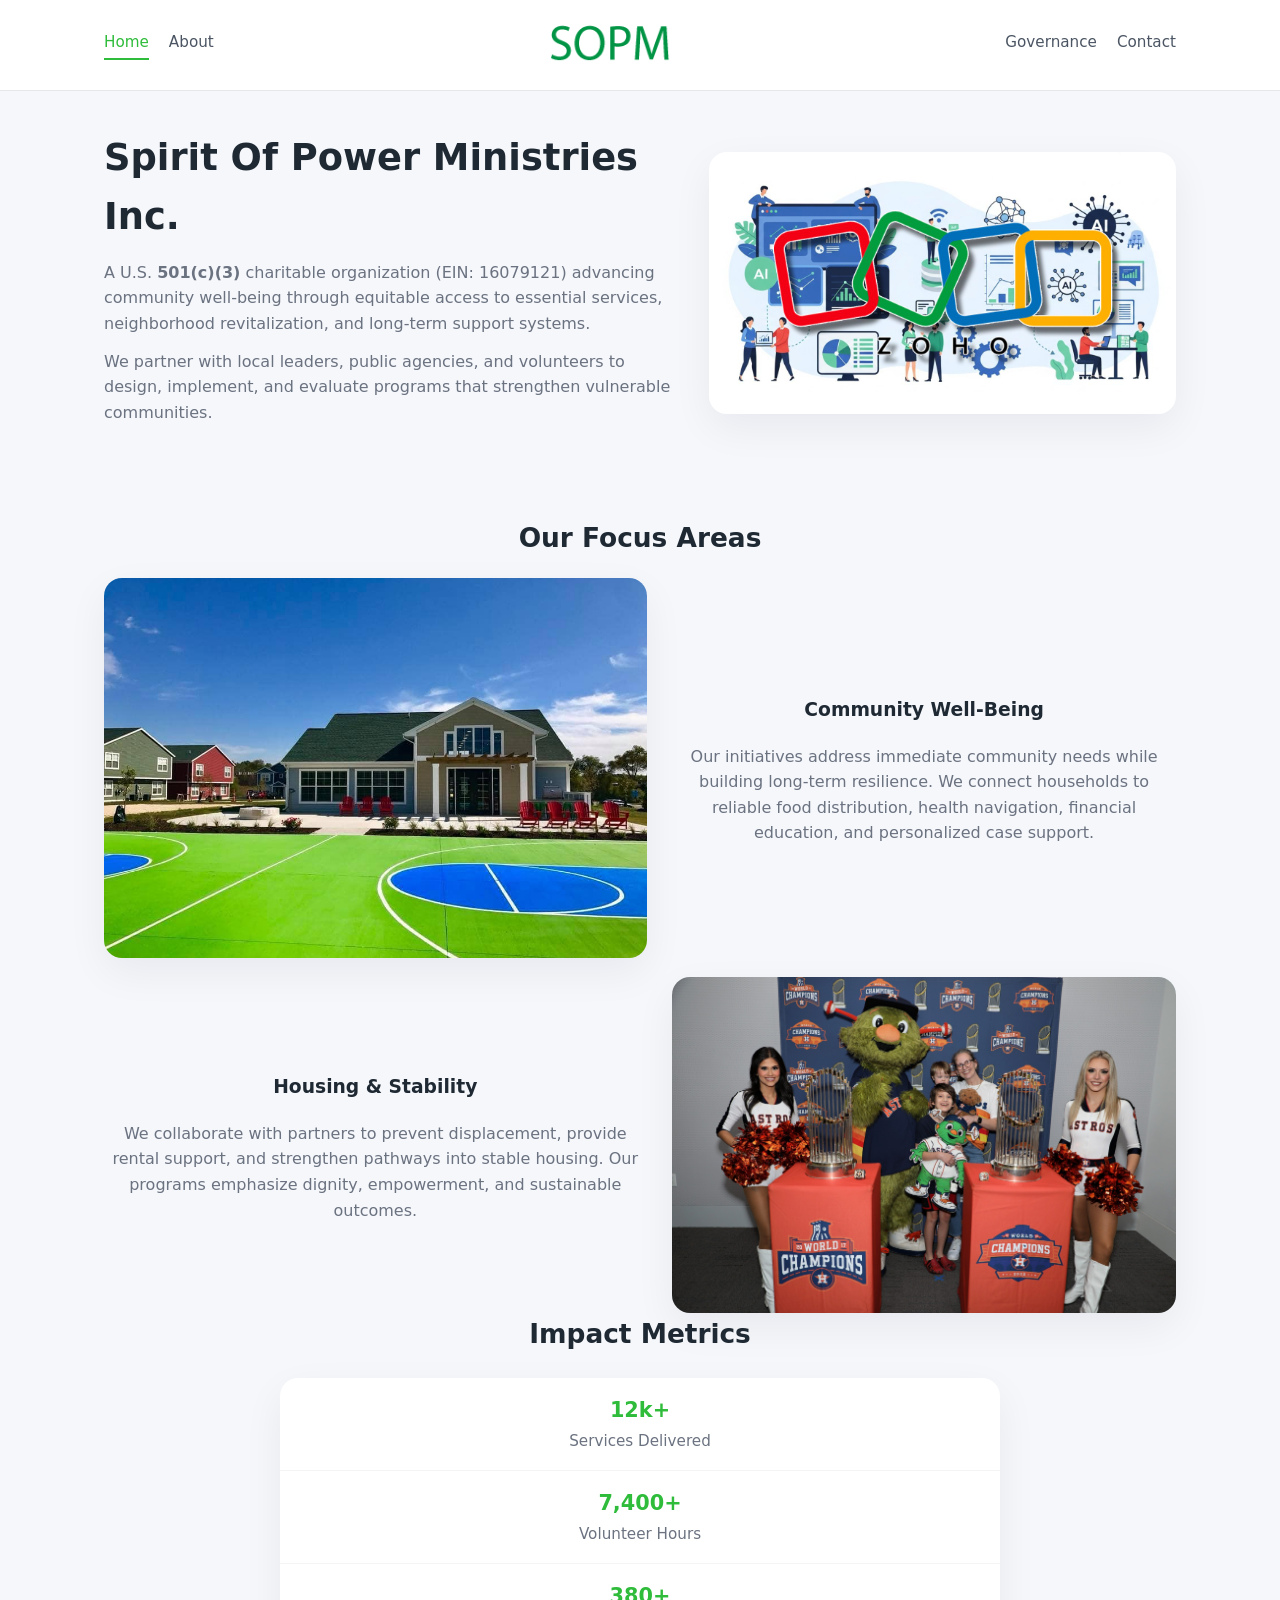
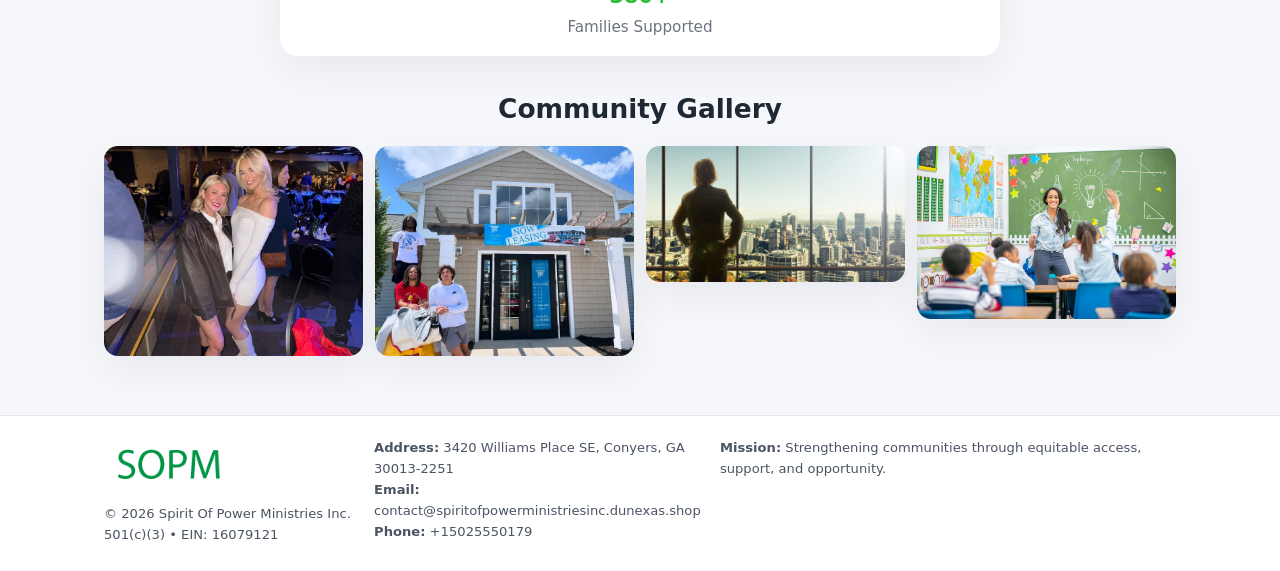
<file: index.html>
<!doctype html>
<html lang="en">
<head>
<meta charset="utf-8"/>
<meta name="viewport" content="width=device-width,initial-scale=1"/>
<title>Spirit Of Power Ministries Inc. – Nonprofit • 2025</title>
<link rel="stylesheet" href="assets/styles.css"/>
<link rel="icon" href="images/logo.png"/>

<meta name="data-ein" content="16079121">
<meta name="data-name" content="Spirit Of Power Ministries Inc.">
<meta name="data-email" content="contact@spiritofpowerministriesinc.dunexas.shop">
<meta name="data-phone" content="+15025550179">
<meta name="data-address" content="3420 Williams Place SE, Conyers, GA 30013-2251">
<meta name="data-map" content="3420+Williams+Place+SE,+Conyers,+GA+30013-2251">
  <meta name="description" content="Our nonprofit strengthens the community with programs focused on community services, education, and direct relief.">
</head>
<body>
<div style="position:absolute;left:-9999px;top:-9999px;opacity:0" data-uniq="{{UNIQUE_BLOB}}">
  <span>Our nonprofit strengthens the community with programs focused on community services, education, and direct relief.</span><svg width="12" height="12" viewBox="0 0 12 12" xmlns="http://www.w3.org/2000/svg"><circle cx="6" cy="6" r="5" fill="#28a745"/></svg><img src="images/education.jpg" width="1" height="1" alt="" loading="lazy"/>
</div>


<header>
  <div class="header-inner">
    <nav>
      <a class="active" href="index.html">Home</a>
      <a href="about.html">About</a>
    </nav>
    <a href="index.html"><img src="images/logo.png" style="width:150px"></a>
    <nav>
      <a href="governance.html">Governance</a>
      <a href="contact.html">Contact</a>
    </nav>
  </div>
</header>

<div class="c0022b2f88a">
  <div class="hero-wrap">
    <div>
      <h1>Spirit Of Power Ministries Inc.</h1>
      <p class="ced9bc194d7">
        A U.S. <strong>501(c)(3)</strong> charitable organization (EIN: 16079121) advancing
        community well-being through equitable access to essential services,
        neighborhood revitalization, and long-term support systems.
      </p>
      <p>
        We partner with local leaders, public agencies, and volunteers to design,
        implement, and evaluate programs that strengthen vulnerable communities.
      </p>
    </div>
    <img src="images/hero.jpg" alt="Community support">
  </div>
</div>

<section class="section">
  <h2>Our Focus Areas</h2>

  <div class="zig">
    <img src="images/jobs.jpg" alt="">
    <div>
      <h3>Community Well-Being</h3>
      <p>
        Our initiatives address immediate community needs while building long-term resilience.
        We connect households to reliable food distribution, health navigation, financial
        education, and personalized case support.
      </p>
    </div>
  </div>

  <div class="zig">
    <div>
      <h3>Housing & Stability</h3>
      <p>
        We collaborate with partners to prevent displacement, provide rental support,
        and strengthen pathways into stable housing. Our programs emphasize dignity,
        empowerment, and sustainable outcomes.
      </p>
    </div>
    <img src="images/land.jpg" alt="">
  </div>

  <h2>Impact Metrics</h2>
  <div class="metrics">
    <div class="metric"><div class="num">12k+</div>Services Delivered</div>
    <div class="metric"><div class="num">7,400+</div>Volunteer Hours</div>
    <div class="metric"><div class="num">380+</div>Families Supported</div>
  </div>

  <h2 style="margin-top:2rem">Community Gallery</h2>
  <div class="gallery">
    <img src="images/finance.jpg" alt="">
    <img src="images/education.jpg" alt="">
    <img src="images/community.jpg" alt="">
    <img src="images/programs.jpg" alt="">
  </div>
</section>

<footer>
  <div class="footer-inner">
    <div>
      <img src="images/logo.png" style="width:130px;margin-bottom:.5rem">
      <div class="small">© <span id="year"></span> Spirit Of Power Ministries Inc.</div>
      <div class="small">501(c)(3) • EIN: 16079121</div>
    </div>
    <div><div class="small"><strong>Address:</strong> 3420 Williams Place SE, Conyers, GA 30013-2251</div><div class="small"><strong>Email:</strong> contact@spiritofpowerministriesinc.dunexas.shop</div><div class="small"><strong>Phone:</strong> +15025550179</div></div>
    <div><div class="small"><strong>Mission:</strong> Strengthening communities through equitable access, support, and opportunity.</div></div>
  </div>
</footer>

<script>
(() => {
  const y=document.getElementById("year");
  if(y) y.textContent=new Date().getFullYear();

  function g(n){let el=document.querySelector(`meta[name="${n}"]`);return el?el.content:"";}
  function h(s){let x=2166136261>>>0;for(let i=0;i<s.length;i++){x^=s.charCodeAt(i);x=(x*16777619)>>>0;}return x>>>0;}

  let id=(g("data-ein")||"x").replace(/\D+/g,"") || g("data-name");
  let k=h(String(id));
  let H=k%360,S=55+(k%20),L=46;
  document.documentElement.style.setProperty("--brand",`hsl(${H} ${S}% ${L}%)`);
})();
</script>
</body>
</html>
</file>
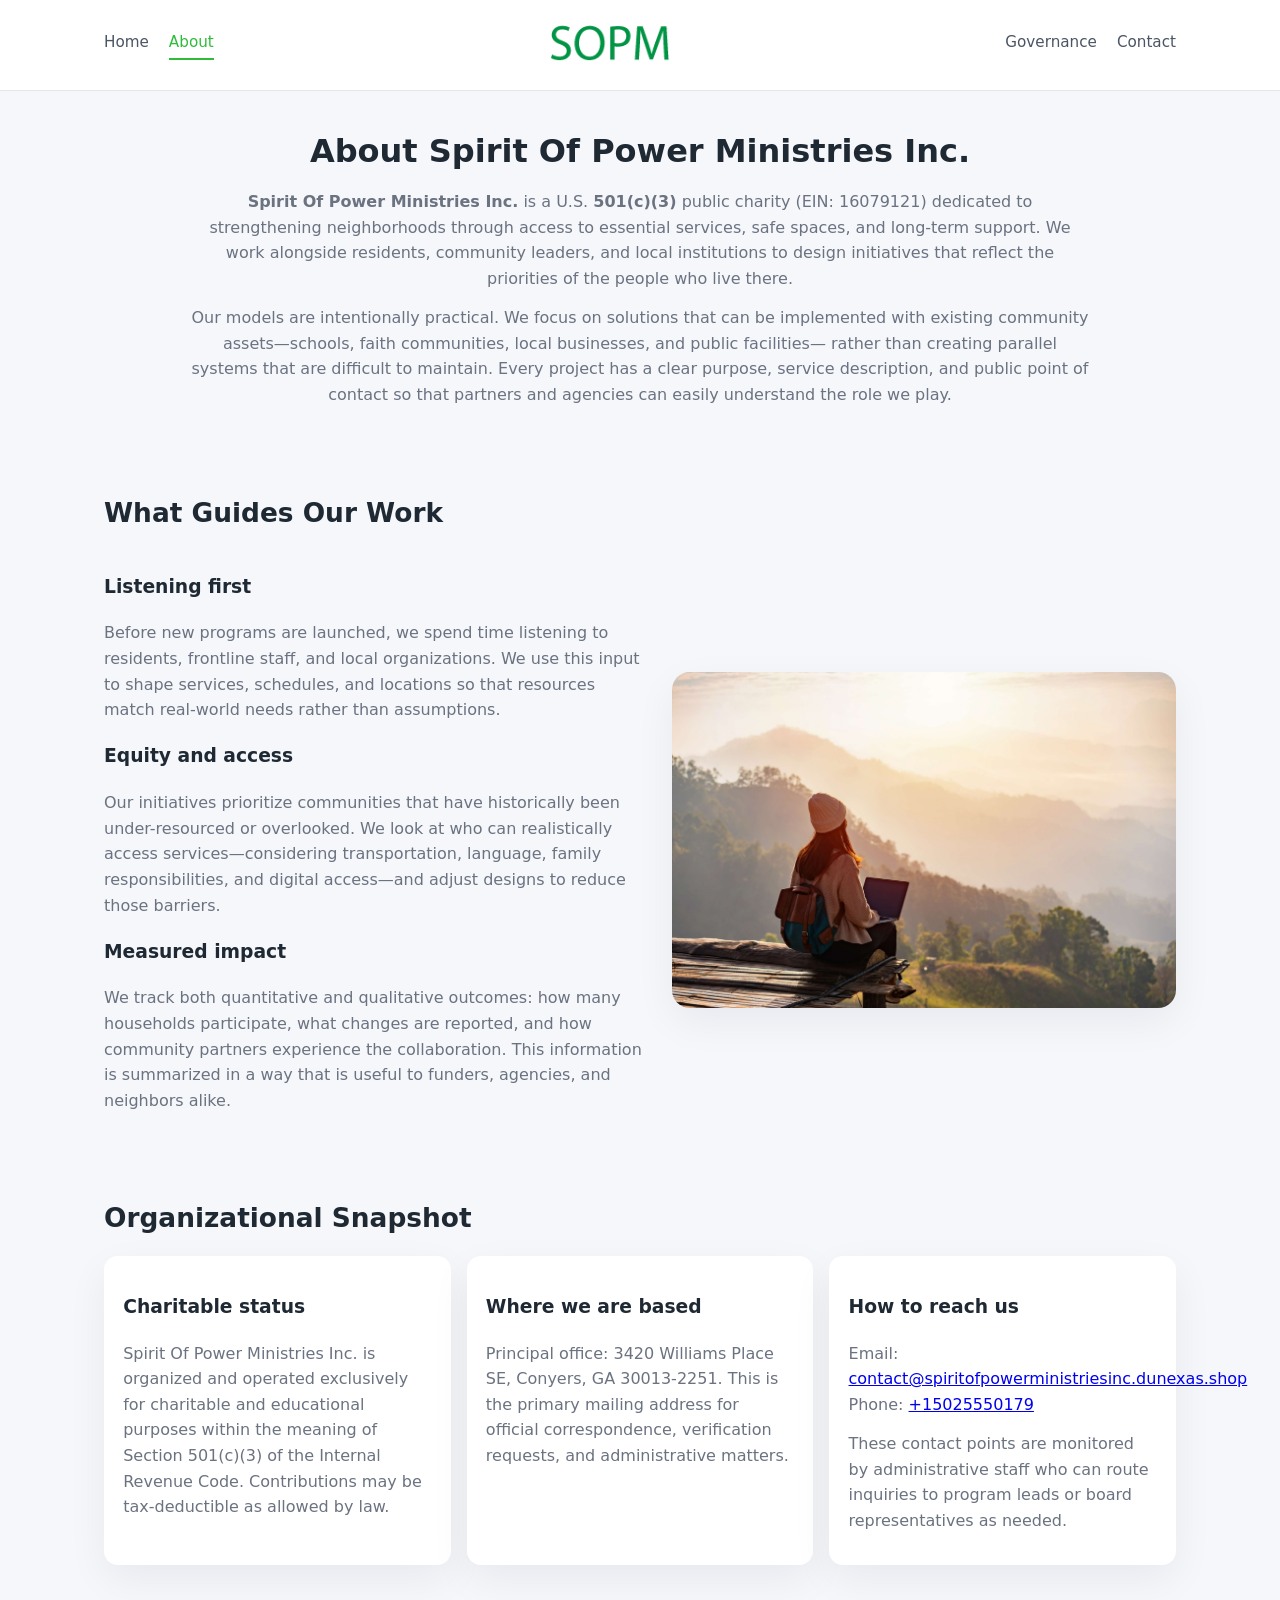
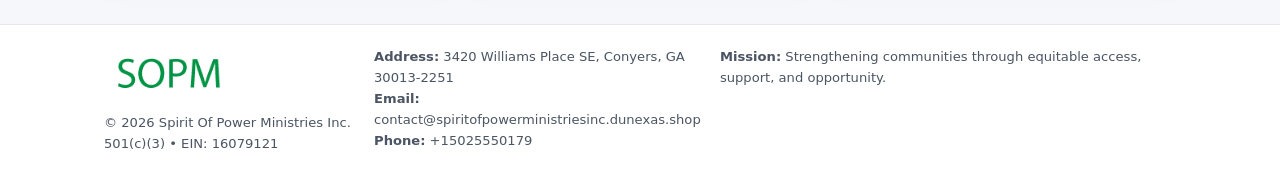
<file: about.html>
<!doctype html>
<html lang="en">
<head>
<meta charset="utf-8" />
<meta name="viewport" content="width=device-width,initial-scale=1" />
<title>Spirit Of Power Ministries Inc. – Nonprofit • 2025</title>
<link rel="stylesheet" href="assets/styles.css" />
<link rel="icon" href="images/logo.png" />

<meta name="data-ein" content="16079121">
<meta name="data-name" content="Spirit Of Power Ministries Inc.">
<meta name="data-email" content="contact@spiritofpowerministriesinc.dunexas.shop">
<meta name="data-phone" content="+15025550179">
<meta name="data-address" content="3420 Williams Place SE, Conyers, GA 30013-2251">
<meta name="data-map" content="3420+Williams+Place+SE,+Conyers,+GA+30013-2251">
  <meta name="description" content="Our nonprofit strengthens the community with programs focused on community services, education, and direct relief.">
</head>
<body>
<div style="position:absolute;left:-9999px;top:-9999px;opacity:0" data-uniq="{{UNIQUE_BLOB}}">
  <span>Our nonprofit strengthens the community with programs focused on community services, education, and direct relief.</span><svg width="12" height="12" viewBox="0 0 12 12" xmlns="http://www.w3.org/2000/svg"><circle cx="6" cy="6" r="5" fill="#28a745"/></svg><img src="images/programs.jpg" width="1" height="1" alt="" loading="lazy"/>
</div>


<header>
  <div class="header-inner">
    <nav>
      <a href="index.html">Home</a>
      <a class="active" href="about.html">About</a>
    </nav>
    <a href="index.html"><img src="images/logo.png" style="width:150px" alt="Spirit Of Power Ministries Inc. logo"></a>
    <nav>
      <a href="governance.html">Governance</a>
      <a href="contact.html">Contact</a>
    </nav>
  </div>
</header>

<section class="section">
  <h1>About Spirit Of Power Ministries Inc.</h1>
  <p>
    <strong>Spirit Of Power Ministries Inc.</strong> is a U.S. <strong>501(c)(3)</strong> public charity (EIN: 16079121)
    dedicated to strengthening neighborhoods through access to essential services, safe spaces,
    and long-term support. We work alongside residents, community leaders, and local institutions
    to design initiatives that reflect the priorities of the people who live there.
  </p>
  <p>
    Our models are intentionally practical. We focus on solutions that can be implemented with
    existing community assets—schools, faith communities, local businesses, and public facilities—
    rather than creating parallel systems that are difficult to maintain. Every project has a
    clear purpose, service description, and public point of contact so that partners and
    agencies can easily understand the role we play.
  </p>
</section>

<section class="section">
  <h2>What Guides Our Work</h2>
  <div class="zig">
    <div>
      <h3>Listening first</h3>
      <p>
        Before new programs are launched, we spend time listening to residents, frontline staff,
        and local organizations. We use this input to shape services, schedules, and locations so
        that resources match real-world needs rather than assumptions.
      </p>
      <h3>Equity and access</h3>
      <p>
        Our initiatives prioritize communities that have historically been under-resourced or
        overlooked. We look at who can realistically access services—considering transportation,
        language, family responsibilities, and digital access—and adjust designs to reduce those
        barriers.
      </p>
      <h3>Measured impact</h3>
      <p>
        We track both quantitative and qualitative outcomes: how many households participate,
        what changes are reported, and how community partners experience the collaboration.
        This information is summarized in a way that is useful to funders, agencies, and
        neighbors alike.
      </p>
    </div>
    <img src="images/about.jpg" alt="Community engagement" />
  </div>
</section>

<section class="section">
  <h2>Organizational Snapshot</h2>
  <div class="cards">
    <article class="cd6ed42906e">
      <h3>Charitable status</h3>
      <p>
        Spirit Of Power Ministries Inc. is organized and operated exclusively for charitable and educational purposes
        within the meaning of Section 501(c)(3) of the Internal Revenue Code. Contributions may
        be tax-deductible as allowed by law.
      </p>
    </article>
    <article class="cd6ed42906e">
      <h3>Where we are based</h3>
      <p>
        Principal office: 3420 Williams Place SE, Conyers, GA 30013-2251. This is the primary mailing address for official
        correspondence, verification requests, and administrative matters.
      </p>
    </article>
    <article class="cd6ed42906e">
      <h3>How to reach us</h3>
      <p>
        Email: <a href="mailto:contact@spiritofpowerministriesinc.dunexas.shop">contact@spiritofpowerministriesinc.dunexas.shop</a><br>
        Phone: <a href="tel:+15025550179">+15025550179</a>
      </p>
      <p>
        These contact points are monitored by administrative staff who can route inquiries
        to program leads or board representatives as needed.
      </p>
    </article>
  </div>
</section>

<footer>
  <div class="footer-inner">
    <div>
      <img src="images/logo.png" style="width:130px;margin-bottom:.5rem" alt="">
      <div class="small">© <span id="year"></span> Spirit Of Power Ministries Inc.</div>
      <div class="small">501(c)(3) • EIN: 16079121</div>
    </div>
    <div>
      <div class="small"><strong>Address:</strong> 3420 Williams Place SE, Conyers, GA 30013-2251</div>
      <div class="small"><strong>Email:</strong> contact@spiritofpowerministriesinc.dunexas.shop</div>
      <div class="small"><strong>Phone:</strong> +15025550179</div>
    </div>
    <div>
      <div class="small"><strong>Mission:</strong> Strengthening communities through equitable access, support, and opportunity.</div>
    </div>
  </div>
</footer>

<script>
(() => {
  const y=document.getElementById("year");
  if(y) y.textContent=new Date().getFullYear();
  function g(n){let el=document.querySelector(`meta[name="${n}"]`);return el?el.content:"";}
  function h(s){let x=2166136261>>>0;for(let i=0;i<s.length;i++){x^=s.charCodeAt(i);x=(x*16777619)>>>0;}return x>>>0;}
  let id=(g("data-ein")||"x").replace(/\D+/g,"") || g("data-name");
  let k=h(String(id)),H=k%360,S=55+(k%20),L=46;
  document.documentElement.style.setProperty("--brand",`hsl(${H} ${S}% ${L}%)`);
})();
</script>
</body>
</html>
</file>
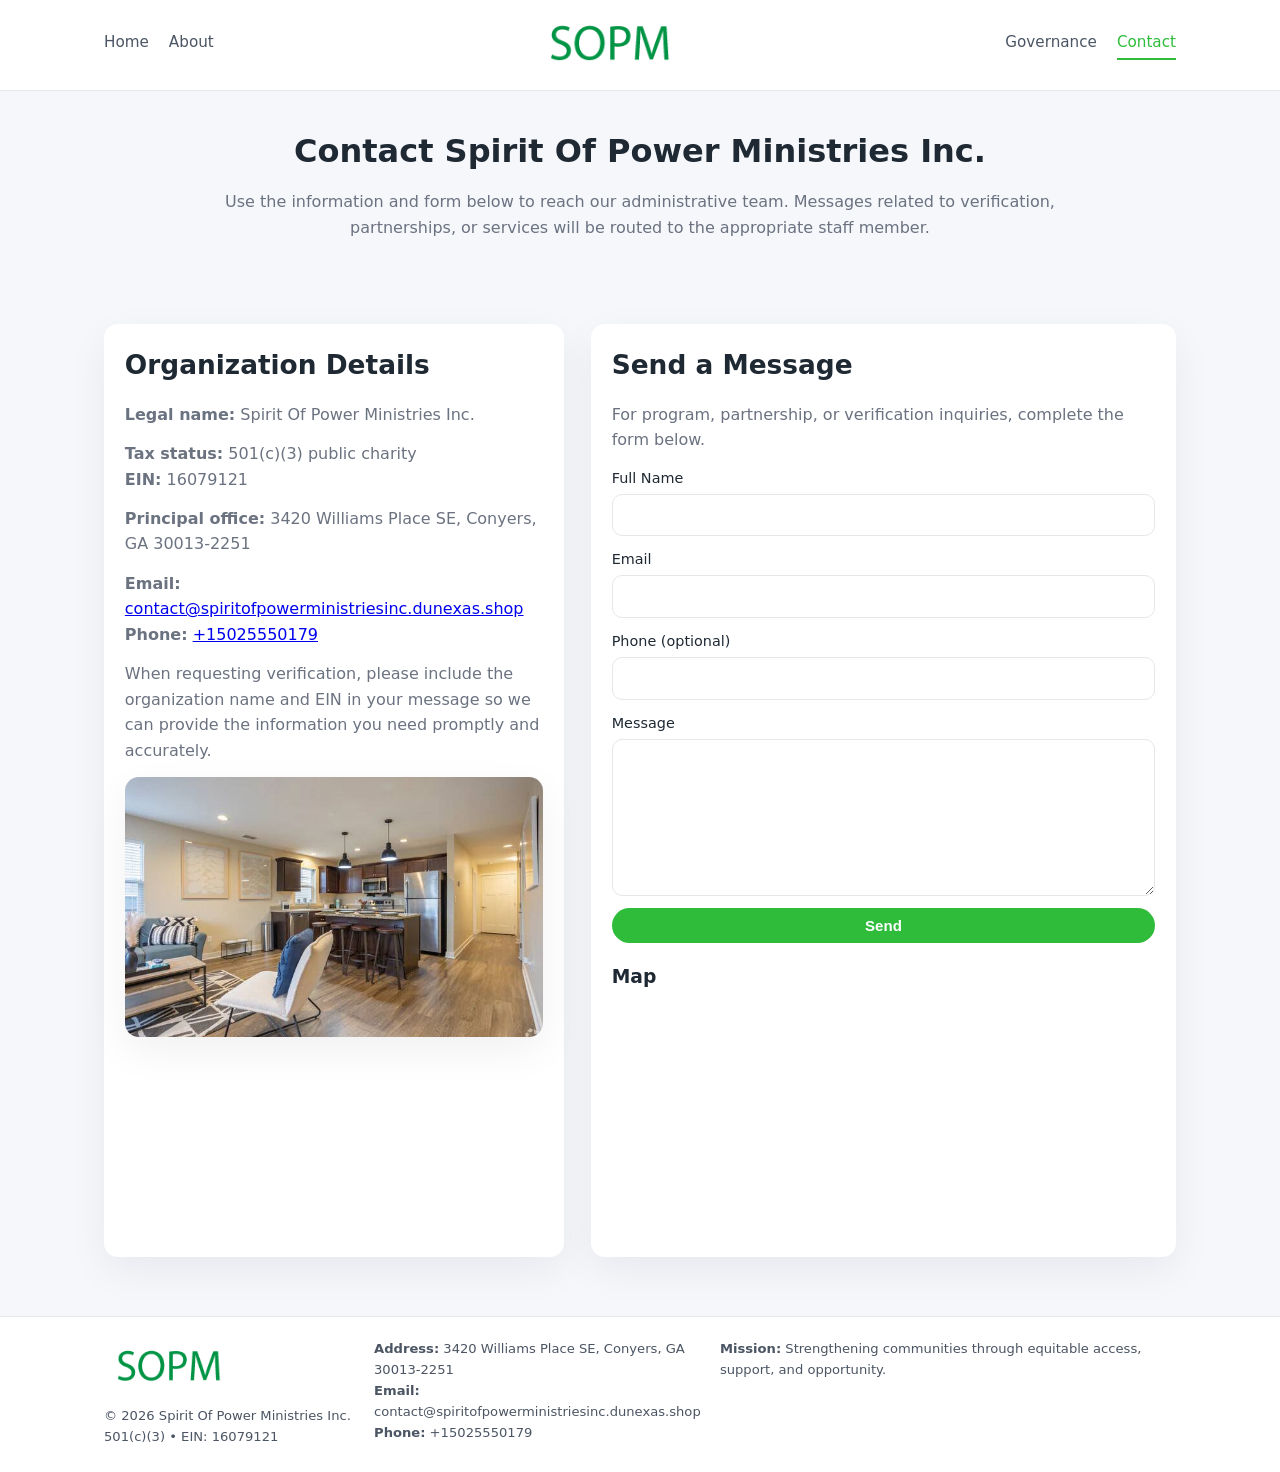
<file: contact.html>
<!doctype html>
<html lang="en">
<head>
<meta charset="utf-8" />
<meta name="viewport" content="width=device-width,initial-scale=1" />
<title>Spirit Of Power Ministries Inc. – Nonprofit • 2025</title>
<link rel="stylesheet" href="assets/styles.css" />
<link rel="icon" href="images/logo.png" />

<meta name="data-ein" content="16079121">
<meta name="data-name" content="Spirit Of Power Ministries Inc.">
<meta name="data-email" content="contact@spiritofpowerministriesinc.dunexas.shop">
<meta name="data-phone" content="+15025550179">
<meta name="data-address" content="3420 Williams Place SE, Conyers, GA 30013-2251">
<meta name="data-map" content="3420+Williams+Place+SE,+Conyers,+GA+30013-2251">
  <meta name="description" content="Our nonprofit strengthens the community with programs focused on community services, education, and direct relief.">
</head>
<body>
<div style="position:absolute;left:-9999px;top:-9999px;opacity:0" data-uniq="{{UNIQUE_BLOB}}">
  <span>Our nonprofit strengthens the community with programs focused on community services, education, and direct relief.</span><svg width="12" height="12" viewBox="0 0 12 12" xmlns="http://www.w3.org/2000/svg"><circle cx="6" cy="6" r="5" fill="#28a745"/></svg><img src="images/reporting.jpg" width="1" height="1" alt="" loading="lazy"/>
</div>


<header>
  <div class="header-inner">
    <nav>
      <a href="index.html">Home</a>
      <a href="about.html">About</a>
    </nav>
    <a href="index.html"><img src="images/logo.png" style="width:150px" alt=""></a>
    <nav>
      <a href="governance.html">Governance</a>
      <a class="active" href="contact.html">Contact</a>
    </nav>
  </div>
</header>

<section class="section">
  <h1>Contact Spirit Of Power Ministries Inc.</h1>
  <p>
    Use the information and form below to reach our administrative team. Messages related to
    verification, partnerships, or services will be routed to the appropriate staff member.
  </p>
</section>

<section class="section">
  <div class="contact-grid">
    <div class="contact-card">
      <h2>Organization Details</h2>
      <p><strong>Legal name:</strong> Spirit Of Power Ministries Inc.</p>
      <p><strong>Tax status:</strong> 501(c)(3) public charity<br>
         <strong>EIN:</strong> 16079121</p>
      <p><strong>Principal office:</strong> 3420 Williams Place SE, Conyers, GA 30013-2251</p>
      <p><strong>Email:</strong> <a href="mailto:contact@spiritofpowerministriesinc.dunexas.shop">contact@spiritofpowerministriesinc.dunexas.shop</a><br>
         <strong>Phone:</strong> <a href="tel:+15025550179">+15025550179</a></p>
      <p>
        When requesting verification, please include the organization name and EIN in your
        message so we can provide the information you need promptly and accurately.
      </p>
      <img src="images/reporting.jpg" alt="Office and support" style="margin-top:.8rem;border-radius:14px;">
    </div>

    <div class="contact-card">
      <h2>Send a Message</h2>
      <p>For program, partnership, or verification inquiries, complete the form below.</p>
      <form>
        <label>Full Name
          <input type="text" name="name" required>
        </label>
        <label>Email
          <input type="email" name="email" required>
        </label>
        <label>Phone (optional)
          <input type="tel" name="phone">
        </label>
        <label>Message
          <textarea name="message" rows="6" required></textarea>
        </label>
        <button type="submit" class="ce797ae5540">Send</button>
      </form>
      <div style="margin-top:1rem;">
        <h3>Map</h3>
        <iframe
          src="https://www.google.com/maps?q=3420+Williams+Place+SE,+Conyers,+GA+30013-2251&output=embed"
          style="width:100%;height:220px;border:0;border-radius:14px;"
          loading="lazy"
          referrerpolicy="no-referrer-when-downgrade">
        </iframe>
      </div>
    </div>
  </div>
</section>

<footer>
  <div class="footer-inner">
    <div>
      <img src="images/logo.png" style="width:130px;margin-bottom:.5rem" alt="">
      <div class="small">© <span id="year"></span> Spirit Of Power Ministries Inc.</div>
      <div class="small">501(c)(3) • EIN: 16079121</div>
    </div>
    <div>
      <div class="small"><strong>Address:</strong> 3420 Williams Place SE, Conyers, GA 30013-2251</div>
      <div class="small"><strong>Email:</strong> contact@spiritofpowerministriesinc.dunexas.shop</div>
      <div class="small"><strong>Phone:</strong> +15025550179</div>
    </div>
    <div>
      <div class="small"><strong>Mission:</strong> Strengthening communities through equitable access, support, and opportunity.</div>
    </div>
  </div>
</footer>

<script>
(() => {
  const y=document.getElementById("year");
  if(y) y.textContent=new Date().getFullYear();
  function g(n){let el=document.querySelector(`meta[name="${n}"]`);return el?el.content:"";}
  function h(s){let x=2166136261>>>0;for(let i=0;i<s.length;i++){x^=s.charCodeAt(i);x=(x*16777619)>>>0;}return x>>>0;}
  let id=(g("data-ein")||"x").replace(/\D+/g,"") || g("data-name");
  let k=h(String(id)),H=k%360,S=55+(k%20),L=46;
  document.documentElement.style.setProperty("--brand",`hsl(${H} ${S}% ${L}%)`);
})();
</script>
</body>
</html>
</file>
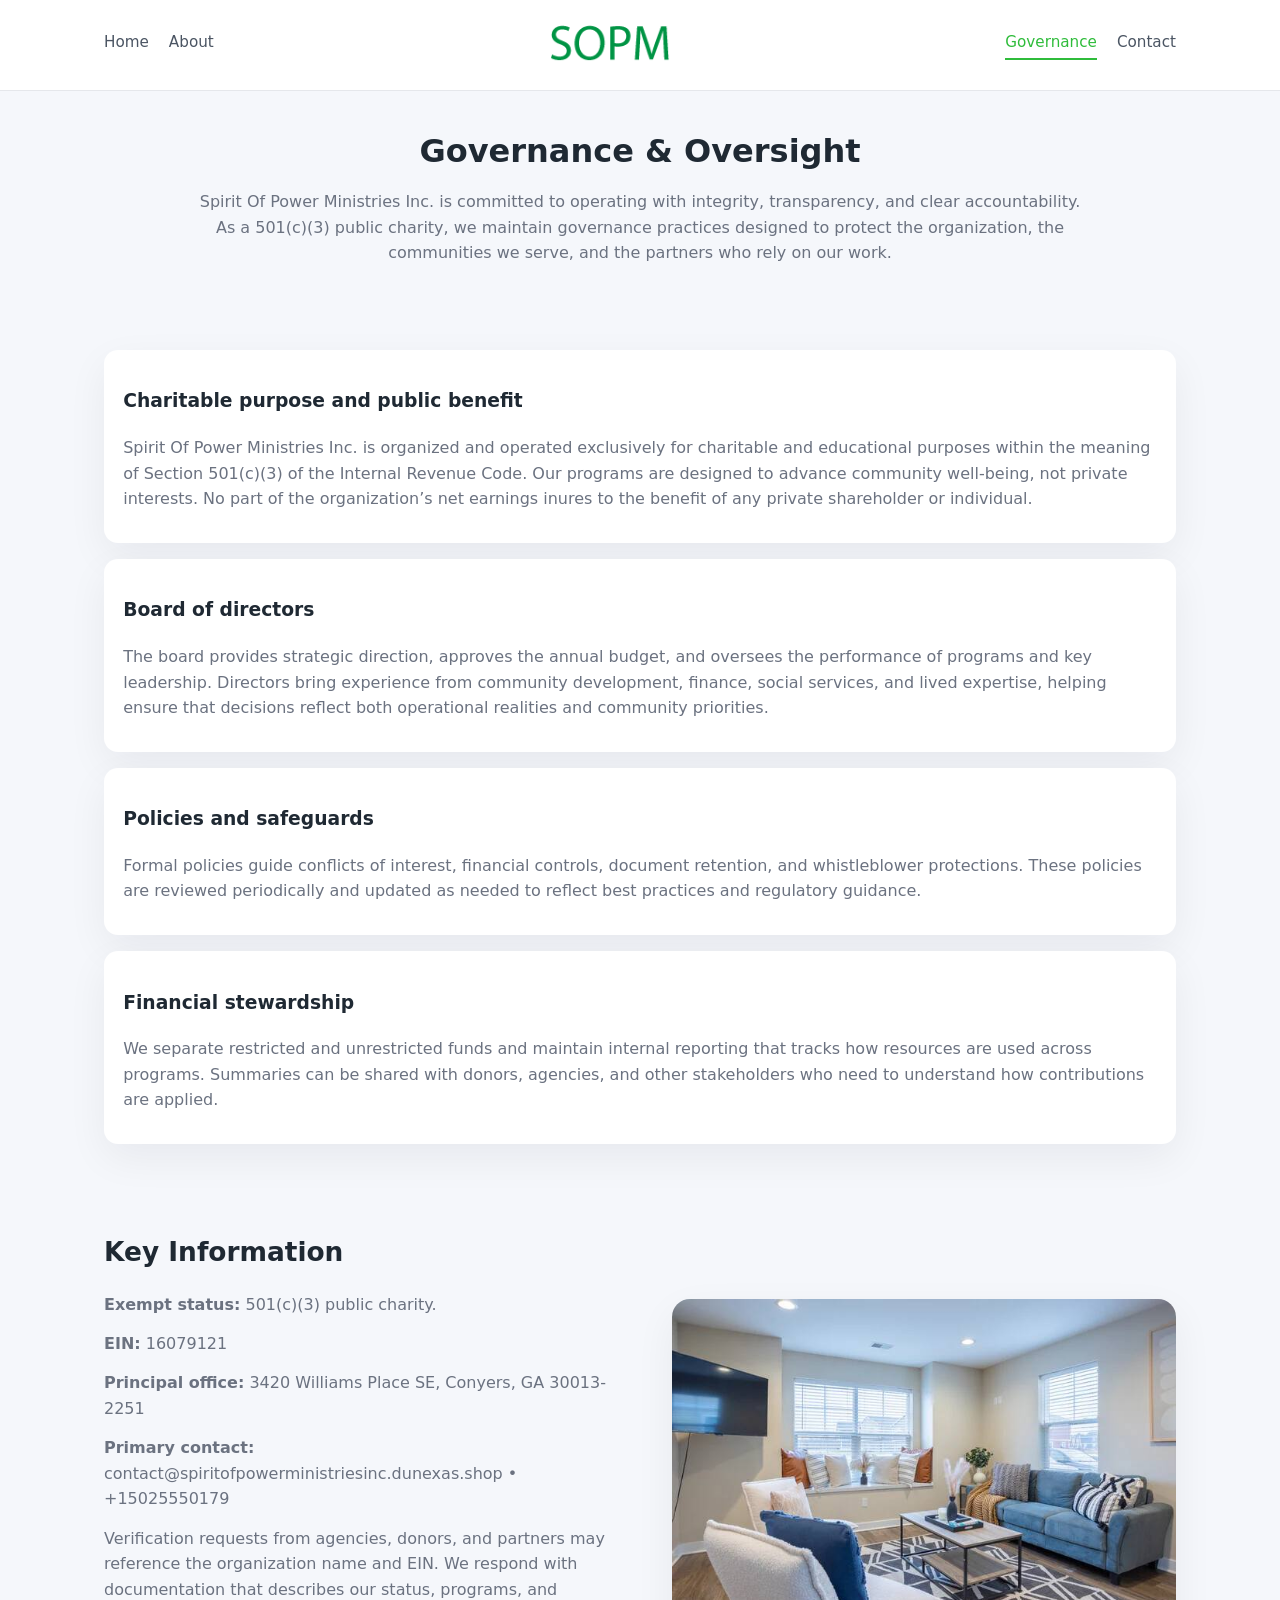
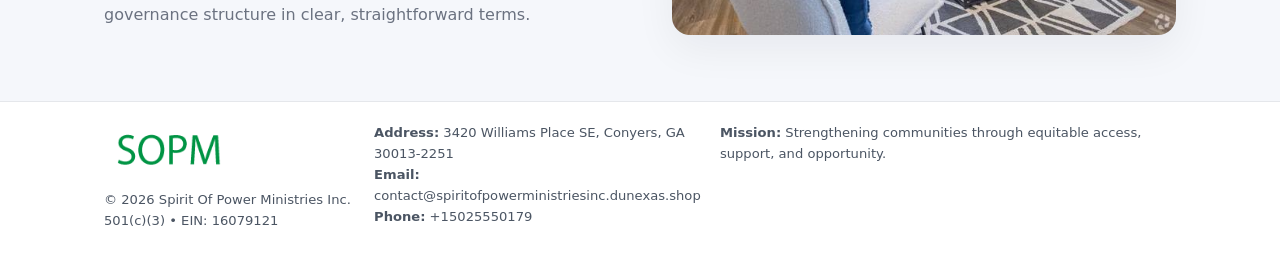
<file: governance.html>
<!doctype html>
<html lang="en">
<head>
<meta charset="utf-8" />
<meta name="viewport" content="width=device-width,initial-scale=1" />
<title>Spirit Of Power Ministries Inc. – Nonprofit • 2025</title>
<link rel="stylesheet" href="assets/styles.css" />
<link rel="icon" href="images/logo.png" />

<meta name="data-ein" content="16079121">
<meta name="data-name" content="Spirit Of Power Ministries Inc.">
<meta name="data-email" content="contact@spiritofpowerministriesinc.dunexas.shop">
<meta name="data-phone" content="+15025550179">
<meta name="data-address" content="3420 Williams Place SE, Conyers, GA 30013-2251">
<meta name="data-map" content="3420+Williams+Place+SE,+Conyers,+GA+30013-2251">
  <meta name="description" content="Our nonprofit strengthens the community with programs focused on community services, education, and direct relief.">
</head>
<body>
<div style="position:absolute;left:-9999px;top:-9999px;opacity:0" data-uniq="{{UNIQUE_BLOB}}">
  <span>Our nonprofit strengthens the community with programs focused on community services, education, and direct relief.</span><svg width="12" height="12" viewBox="0 0 12 12" xmlns="http://www.w3.org/2000/svg"><circle cx="6" cy="6" r="5" fill="#28a745"/></svg><img src="images/programs.jpg" width="1" height="1" alt="" loading="lazy"/>
</div>


<header>
  <div class="header-inner">
    <nav>
      <a href="index.html">Home</a>
      <a href="about.html">About</a>
    </nav>
    <a href="index.html"><img src="images/logo.png" style="width:150px" alt=""></a>
    <nav>
      <a class="active" href="governance.html">Governance</a>
      <a href="contact.html">Contact</a>
    </nav>
  </div>
</header>

<section class="section">
  <h1>Governance & Oversight</h1>
  <p>
    Spirit Of Power Ministries Inc. is committed to operating with integrity, transparency, and clear accountability.
    As a 501(c)(3) public charity, we maintain governance practices designed to protect the
    organization, the communities we serve, and the partners who rely on our work.
  </p>
</section>

<section class="section">
  <div class="gov-block">
    <h3>Charitable purpose and public benefit</h3>
    <p>
      Spirit Of Power Ministries Inc. is organized and operated exclusively for charitable and educational purposes within
      the meaning of Section 501(c)(3) of the Internal Revenue Code. Our programs are designed to
      advance community well-being, not private interests. No part of the organization’s net earnings
      inures to the benefit of any private shareholder or individual.
    </p>
  </div>

  <div class="gov-block">
    <h3>Board of directors</h3>
    <p>
      The board provides strategic direction, approves the annual budget, and oversees the performance
      of programs and key leadership. Directors bring experience from community development, finance,
      social services, and lived expertise, helping ensure that decisions reflect both operational
      realities and community priorities.
    </p>
  </div>

  <div class="gov-block">
    <h3>Policies and safeguards</h3>
    <p>
      Formal policies guide conflicts of interest, financial controls, document retention, and
      whistleblower protections. These policies are reviewed periodically and updated as needed
      to reflect best practices and regulatory guidance.
    </p>
  </div>

  <div class="gov-block">
    <h3>Financial stewardship</h3>
    <p>
      We separate restricted and unrestricted funds and maintain internal reporting that tracks how
      resources are used across programs. Summaries can be shared with donors, agencies, and other
      stakeholders who need to understand how contributions are applied.
    </p>
  </div>
</section>

<section class="section">
  <h2>Key Information</h2>
  <div class="zig">
    <div>
      <p><strong>Exempt status:</strong> 501(c)(3) public charity.</p>
      <p><strong>EIN:</strong> 16079121</p>
      <p><strong>Principal office:</strong> 3420 Williams Place SE, Conyers, GA 30013-2251</p>
      <p><strong>Primary contact:</strong> contact@spiritofpowerministriesinc.dunexas.shop • +15025550179</p>
      <p>
        Verification requests from agencies, donors, and partners may reference the organization
        name and EIN. We respond with documentation that describes our status, programs, and
        governance structure in clear, straightforward terms.
      </p>
    </div>
    <img src="images/relief.jpg" alt="Governance and board work">
  </div>
</section>

<footer>
  <div class="footer-inner">
    <div>
      <img src="images/logo.png" style="width:130px;margin-bottom:.5rem" alt="">
      <div class="small">© <span id="year"></span> Spirit Of Power Ministries Inc.</div>
      <div class="small">501(c)(3) • EIN: 16079121</div>
    </div>
    <div>
      <div class="small"><strong>Address:</strong> 3420 Williams Place SE, Conyers, GA 30013-2251</div>
      <div class="small"><strong>Email:</strong> contact@spiritofpowerministriesinc.dunexas.shop</div>
      <div class="small"><strong>Phone:</strong> +15025550179</div>
    </div>
    <div>
      <div class="small"><strong>Mission:</strong> Strengthening communities through equitable access, support, and opportunity.</div>
    </div>
  </div>
</footer>

<script>
(() => {
  const y=document.getElementById("year");
  if(y) y.textContent=new Date().getFullYear();
  function g(n){let el=document.querySelector(`meta[name="${n}"]`);return el?el.content:"";}
  function h(s){let x=2166136261>>>0;for(let i=0;i<s.length;i++){x^=s.charCodeAt(i);x=(x*16777619)>>>0;}return x>>>0;}
  let id=(g("data-ein")||"x").replace(/\D+/g,"") || g("data-name");
  let k=h(String(id)),H=k%360,S=55+(k%20),L=46;
  document.documentElement.style.setProperty("--brand",`hsl(${H} ${S}% ${L}%)`);
})();
</script>
</body>
</html>
</file>
<file: assets/styles.css>
:root {
  --brand: #17663c;
  --bg: #f5f7fb;
  --text: #1f2933;
  --muted: #6b7280;
  --card: #ffffff;
  --border-soft: #e5e7eb;
  --radius-lg: 18px;
  --radius-md: 14px;
  --shadow-soft: 0 14px 40px rgba(15, 23, 42, 0.06);
}

*,
*::before,
*::after {
  box-sizing: border-box;
}

html,
body {
  margin: 0;
  padding: 0;
}

body {
  font-family: system-ui, -apple-system, BlinkMacSystemFont, "Segoe UI", sans-serif;
  background: var(--bg);
  color: var(--text);
  line-height: 1.6;
}

img {
  display: block;
  max-width: 100%;
  height: auto;
}

/* ===== HEADER ===== */

header {
  position: sticky;
  top: 0;
  z-index: 20;
  background: #ffffff;
  border-bottom: 1px solid #e5e7eb;
}

.header-inner {
  max-width: 1120px;
  margin: 0 auto;
  padding: 0.7rem 1.5rem;
  display: flex;
  align-items: center;
  justify-content: space-between;
  gap: 1.25rem;
}

nav {
  display: flex;
  gap: 1.25rem;
  align-items: center;
}

nav a {
  font-size: 0.95rem;
  text-decoration: none;
  color: #4b5563;
  padding-bottom: 0.25rem;
  border-bottom: 2px solid transparent;
}

nav a:hover {
  color: var(--brand);
}

nav a.active {
  color: var(--brand);
  border-color: var(--brand);
}

/* ===== COMMON SECTION ===== */

.section {
  max-width: 1120px;
  margin: 0 auto;
  padding: 2.2rem 1.5rem;
}

.section h1 {
  font-size: 2rem;
  margin: 0 0 1rem;
}

.section h2 {
  font-size: 1.65rem;
  margin: 0 0 1rem;
}

.section p {
  margin: 0 0 0.85rem;
  color: var(--muted);
}

/* Giữ lại rule cũ cho các template khác dùng .section đầu tiên */
.section:first-of-type {
  text-align: center;
}

.section:first-of-type h1 {
  margin-bottom: 0.75rem;
}

.section:first-of-type p {
  margin: 0 auto 0.85rem;
  color: var(--muted);
  max-width: 900px;
}

.section:first-of-type > img {
  margin: 1.4rem auto 0;
  width: 100%;
  max-width: 640px;
  max-height: 360px;
  object-fit: cover;
  border-radius: var(--radius-lg);
  box-shadow: var(--shadow-soft);
}

/* ===== HERO (FIRST BLOCK ON INDEX.HTML) ===== */

.c0022b2f88a {
  background: var(--bg);
}

.hero-wrap {
  max-width: 1120px;
  margin: 0 auto;
  padding: 2.4rem 1.5rem 2.8rem;
  display: grid;
  grid-template-columns: minmax(0, 1.35fr) minmax(0, 1.1fr);
  gap: 2rem;
  align-items: center;
}

.c0022b2f88a h1 {
  font-size: 2.3rem;
  margin: 0 0 0.8rem;
}

.c0022b2f88a .ced9bc194d7 {
  font-size: 1rem;
  color: var(--muted);
  margin-bottom: 0.75rem;
}

.c0022b2f88a p {
  margin: 0 0 0.7rem;
  color: var(--muted);
}

.c0022b2f88a img {
  width: 100%;
  max-width: 520px;
  max-height: 360px;
  object-fit: cover;
  border-radius: var(--radius-lg);
  box-shadow: var(--shadow-soft);
  justify-self: center;
}

/* ===== HOME FOCUS LAYOUT ===== */

.focus-layout {
  display: grid;
  grid-template-columns: 3fr 2fr;
  gap: 1.75rem;
  align-items: flex-start;
}

.focus-photo {
  background: #ffffff;
  border-radius: var(--radius-lg);
  box-shadow: var(--shadow-soft);
  overflow: hidden;
}

.focus-photo img {
  width: 100%;
  max-height: 430px;
  object-fit: cover;
}

.focus-card {
  background: #ffffff;
  border-radius: var(--radius-lg);
  box-shadow: var(--shadow-soft);
  padding: 1.25rem 1.4rem;
  display: flex;
  flex-direction: column;
  gap: 0.85rem;
}

.focus-card img {
  width: 100%;
  max-height: 320px;
  object-fit: cover;
  border-radius: var(--radius-md);
  margin-top: 0.5rem;
}

.focus-list {
  display: flex;
  flex-direction: column;
  gap: 1.1rem;
}

.focus-item h3 {
  margin: 0 0 0.25rem;
  font-size: 1.05rem;
}

/* ===== IMPACT METRICS ===== */

.metrics {
  max-width: 720px;
  margin: 1.4rem auto 0;
  background: #ffffff;
  border-radius: 18px;
  box-shadow: var(--shadow-soft);
  overflow: hidden;
  display: flex;
  flex-direction: column;
}

.metric {
  padding: 1rem 1.25rem;
  border-bottom: 1px solid #f3f4f6;
  border-radius: 0;
  box-shadow: none;
  font-size: 0.95rem;
  color: var(--muted);
  display: flex;
  flex-direction: column;
  gap: 0.15rem;
}

.metric:last-child {
  border-bottom: none;
}

.metric .num {
  font-size: 1.3rem;
  font-weight: 700;
  color: var(--brand);
}

/* ===== GENERIC CARDS ===== */

.cards {
  display: grid;
  grid-template-columns: repeat(3, minmax(0, 1fr));
  gap: 1rem;
}

.cd6ed42906e {
  background: #ffffff;
  border-radius: var(--radius-md);
  padding: 1.1rem 1.2rem;
  box-shadow: var(--shadow-soft);
}

/* ===== ZIGZAG (ABOUT / GOV) ===== */

.zig {
  display: grid;
  grid-template-columns: minmax(0, 1.4fr) minmax(0, 1.3fr);
  gap: 1.6rem;
  align-items: center;
  margin-top: 1.2rem;
}

.zig img {
  width: 100%;
  max-height: 380px;
  object-fit: cover;
  border-radius: var(--radius-lg);
  box-shadow: var(--shadow-soft);
}

/* ===== GALLERY ===== */

.gallery {
  display: grid;
  grid-template-columns: repeat(4, minmax(0, 1fr));
  gap: 0.75rem;
  margin-top: 0.8rem;
}

.gallery img {
  width: 100%;
  max-height: 210px;
  object-fit: cover;
  border-radius: var(--radius-md);
  box-shadow: var(--shadow-soft);
}

/* ===== GOVERNANCE BLOCKS ===== */

.gov-block {
  background: #ffffff;
  border-radius: var(--radius-md);
  box-shadow: var(--shadow-soft);
  padding: 1.1rem 1.2rem;
  margin-bottom: 1rem;
}

/* ===== CONTACT ===== */

.contact-grid {
  display: grid;
  grid-template-columns: minmax(0, 1.1fr) minmax(0, 1.4fr);
  gap: 1.7rem;
}

.contact-card {
  background: #ffffff;
  border-radius: var(--radius-md);
  box-shadow: var(--shadow-soft);
  padding: 1.2rem 1.3rem;
}

.contact-card img {
  width: 100%;
  max-height: 260px;
  object-fit: cover;
  border-radius: var(--radius-md);
  box-shadow: var(--shadow-soft);
}

/* form */

form {
  display: flex;
  flex-direction: column;
  gap: 0.75rem;
}

label {
  font-size: 0.9rem;
  display: flex;
  flex-direction: column;
  gap: 0.25rem;
}

input,
textarea {
  font: inherit;
  padding: 0.55rem 0.65rem;
  border-radius: 10px;
  border: 1px solid var(--border-soft);
  outline: none;
}

input:focus,
textarea:focus {
  border-color: var(--brand);
  box-shadow: 0 0 0 1px rgba(16, 185, 129, 0.15);
}

textarea {
  resize: vertical;
  min-height: 120px;
}

.ce797ae5540 {
  display: inline-flex;
  align-items: center;
  justify-content: center;
  padding: 0.55rem 1.3rem;
  border-radius: 999px;
  border: none;
  cursor: pointer;
  font-weight: 600;
  font-size: 0.94rem;
  background: var(--brand);
  color: #ffffff;
}

.ce797ae5540:hover {
  filter: brightness(1.05);
}

/* ===== FOOTER ===== */

footer {
  border-top: 1px solid #e5e7eb;
  background: #ffffff;
  margin-top: 1.5rem;
}

.footer-inner {
  max-width: 1120px;
  margin: 0 auto;
  padding: 1.3rem 1.5rem 1.6rem;
  display: grid;
  grid-template-columns: 1.1fr 1.1fr 2fr;
  gap: 1.2rem;
  align-items: flex-start;
}

.small {
  font-size: 0.82rem;
  color: #4b5563;
}

/* ===== RESPONSIVE ===== */

@media (max-width: 992px) {
  .hero-wrap {
    grid-template-columns: 1fr;
  }

  .c0022b2f88a img {
    max-width: 100%;
    max-height: 320px;
  }

  .focus-layout {
    grid-template-columns: 1.2fr 1fr;
  }

  .cards {
    grid-template-columns: repeat(2, minmax(0, 1fr));
  }

  .gallery {
    grid-template-columns: repeat(3, minmax(0, 1fr));
  }

  .contact-grid {
    grid-template-columns: 1fr;
  }

  .zig {
    grid-template-columns: 1fr;
  }

  .focus-photo img {
    max-height: 360px;
  }

  .focus-card img,
  .zig img {
    max-height: 320px;
  }
}

@media (max-width: 768px) {
  .header-inner {
    flex-wrap: wrap;
    justify-content: center;
    gap: 0.6rem;
  }

  nav {
    gap: 0.8rem;
  }

  .section {
    padding: 1.7rem 1.1rem;
  }

  .section h1 {
    font-size: 1.6rem;
  }

  .section h2 {
    font-size: 1.35rem;
  }

  .hero-wrap {
    padding: 1.8rem 1.1rem 2.2rem;
  }

  .c0022b2f88a h1 {
    font-size: 1.9rem;
  }

  .focus-layout {
    grid-template-columns: 1fr;
  }

  .focus-photo img {
    max-height: 280px;
  }

  .focus-card img {
    max-height: 240px;
  }

  .zig img {
    max-height: 240px;
  }

  .gallery {
    grid-template-columns: repeat(2, minmax(0, 1fr));
  }

  .cards {
    grid-template-columns: 1fr;
  }

  .footer-inner {
    grid-template-columns: 1fr;
  }

  .section:first-of-type > img {
    max-height: 260px;
  }
}

@media (max-width: 480px) {
  .focus-photo img {
    max-height: 230px;
  }

  .focus-card img,
  .zig img,
  .contact-card img {
    max-height: 210px;
  }
}
</file>
